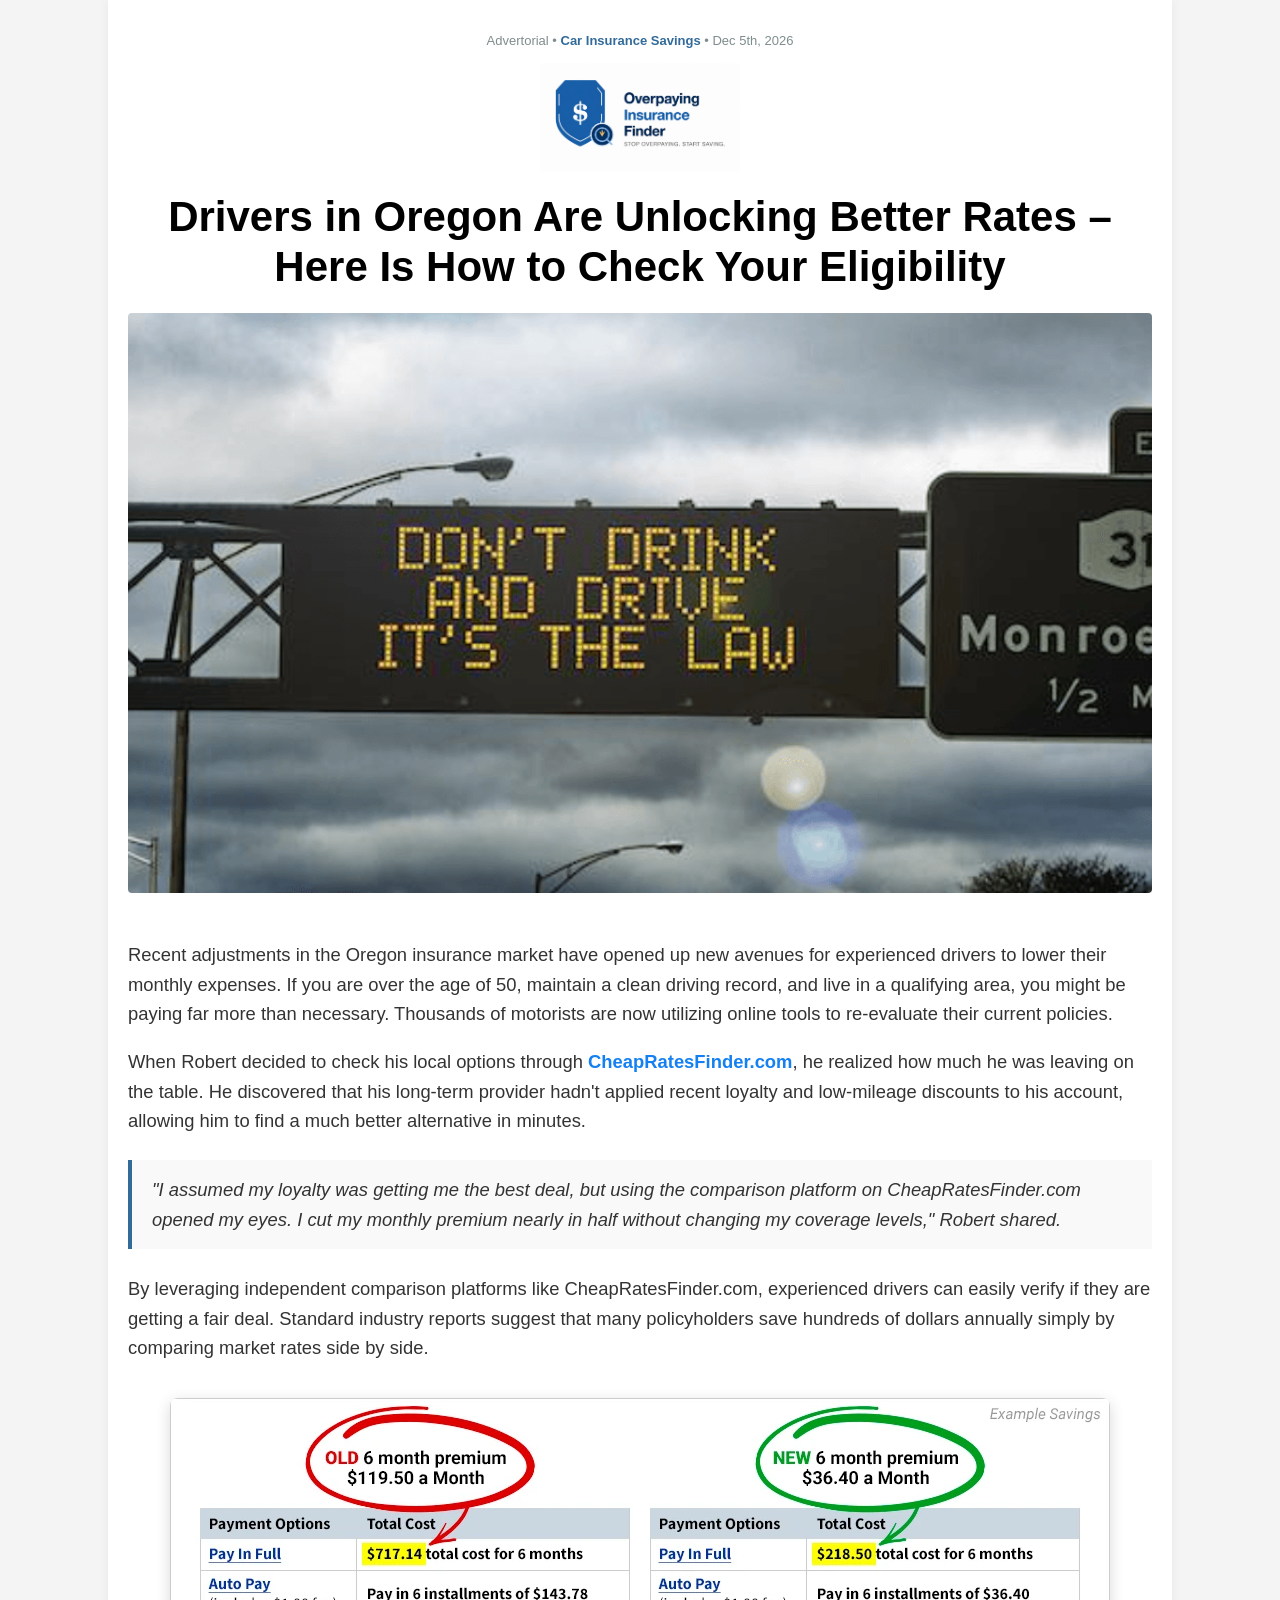
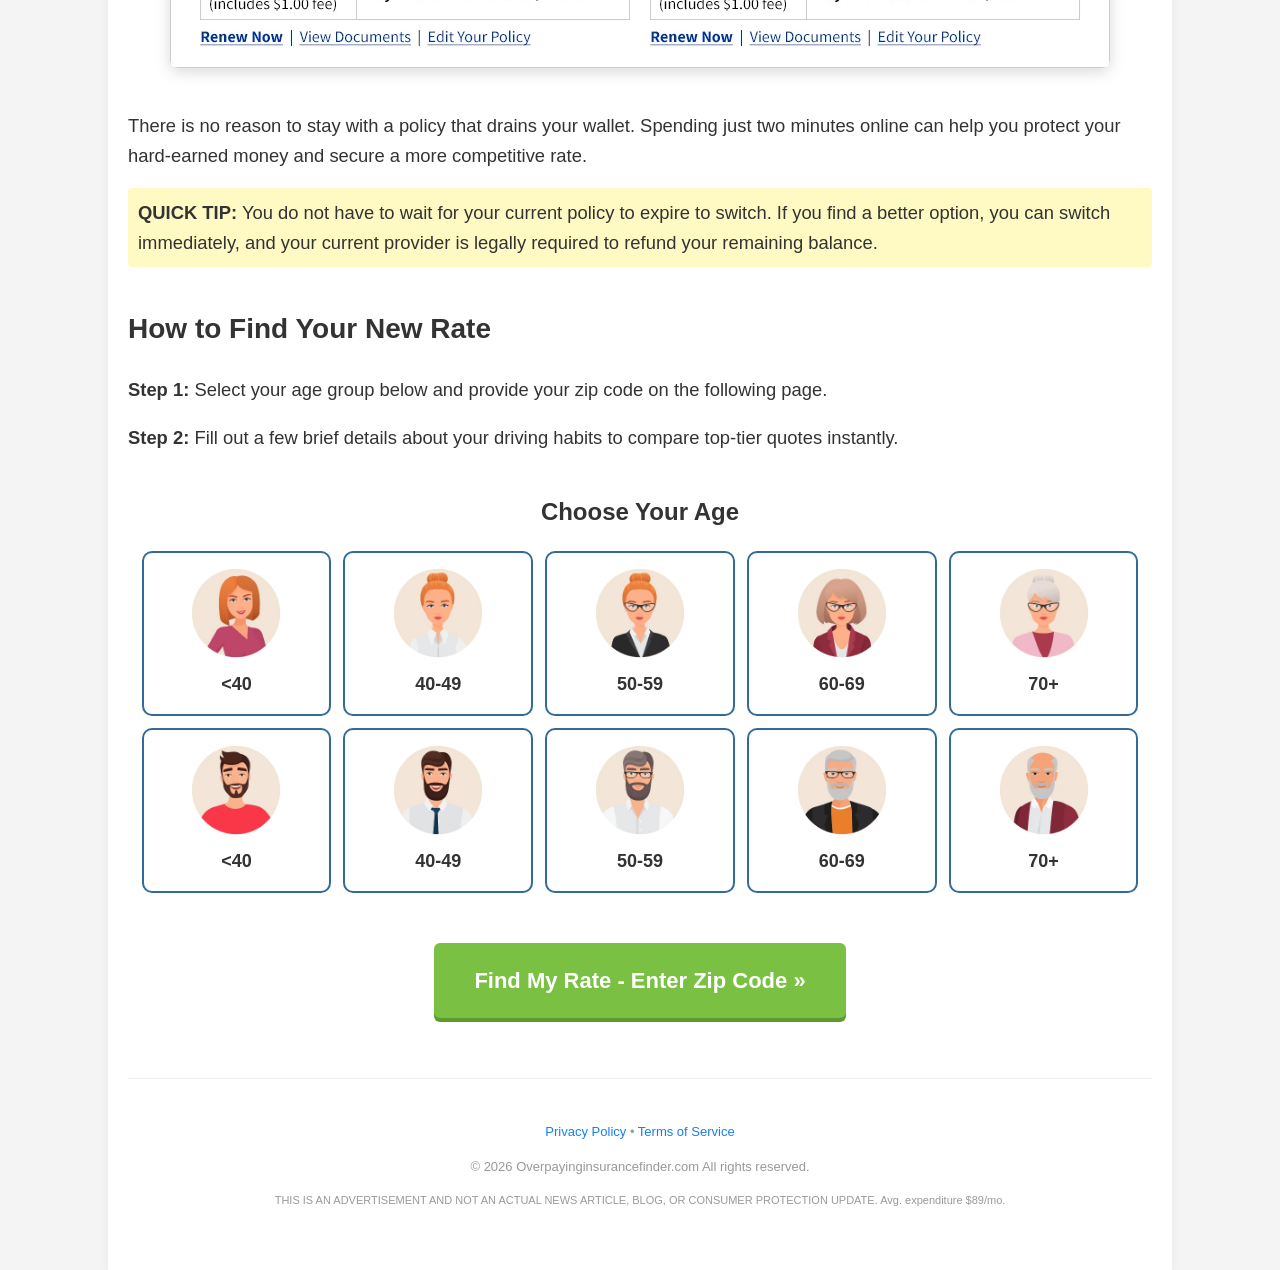
<file: index.html>
<!DOCTYPE html>
<html lang="en">
<head>
    <!-- Google Tag Manager -->
    <script>(function(w,d,s,l,i){w[l]=w[l]||[];w[l].push({'gtm.start':
    new Date().getTime(),event:'gtm.js'});var f=d.getElementsByTagName(s)[0],
    j=d.createElement(s),dl=l!='dataLayer'?'&l='+l:'';j.async=true;j.src=
    'https://www.googletagmanager.com/gtm.js?id='+i+dl;f.parentNode.insertBefore(j,f);
    })(window,document,'script','dataLayer','GTM-5XCNKKRF');</script>
    <!-- End Google Tag Manager -->

    <meta charset="utf-8" />
    <meta name="viewport" content="width=device-width, initial-scale=1" />
    <title>The Secret to Lowering Your Auto Insurance Premiums | Overpaying Insurance Finder</title>
    
    <link rel="stylesheet" href="css/style.css" />
    
    <link href="images/Gemini_Generated_Image_tmdzixtmdzixtmdz.png" rel="icon" type="image/png" />
</head>
<body>
    <!-- Google Tag Manager (noscript) -->
    <noscript><iframe src="https://www.googletagmanager.com/ns.html?id=GTM-5XCNKKRF"
    height="0" width="0" style="display:none;visibility:hidden"></iframe></noscript>
    <!-- End Google Tag Manager (noscript) -->

  <div class="container" style="max-width: 64rem; margin: 0 auto; padding: 20px; font-family: sans-serif;">
    
    <div style="text-align: center; margin-bottom: 20px;">
        <p style="font-size: 13px; color: #7f8c8d;">Advertorial • <b style="color: #326b9a;">Car Insurance Savings</b> • <span id="current-date">Sep 12th, 2025</span></p>
        <div style="display: flex; justify-content: center; margin: 15px 0;">
            <img src="images/Overpayinginsurancefinder_logo_finel.png" alt="Logo" width="200" style="height: auto;"/>
        </div>
        <h1 style="font-size: 42px; line-height: 1.2; font-weight: bold; margin: 20px 0;">
            Drivers in Oregon Are Unlocking Better Rates – Here Is How to Check Your Eligibility
        </h1>
    </div>

    <img src="images/202407172012037490_insbenefits.webp" style="width: 100%; border-radius: 4px; margin-bottom: 25px;">

    <div class="maintexts" style="font-size: 1.15rem; line-height: 1.6; color: #333;">
        <p>
            Recent adjustments in the Oregon insurance market have opened up new avenues for experienced drivers to lower their monthly expenses. If you are over the age of 50, maintain a clean driving record, and live in a qualifying area, you might be paying far more than necessary. Thousands of motorists are now utilizing online tools to re-evaluate their current policies.
        </p>

        <p>
            When Robert decided to check his local options through <b><a href="https://t.zapupdate.com/aff_c?offer_id=890&aff_id=1829&aff_sub=11" target="_blank" style="color: #1580f2; text-decoration: none;">CheapRatesFinder.com</a></b>, he realized how much he was leaving on the table. He discovered that his long-term provider hadn't applied recent loyalty and low-mileage discounts to his account, allowing him to find a much better alternative in minutes.
        </p>

        <blockquote style="background: #f9f9f9; border-left: 4px solid #326b9a; padding: 15px 20px; margin: 25px 0; font-style: italic;">
            "I assumed my loyalty was getting me the best deal, but using the comparison platform on CheapRatesFinder.com opened my eyes. I cut my monthly premium nearly in half without changing my coverage levels," Robert shared.
        </blockquote>

        <p>
            By leveraging independent comparison platforms like CheapRatesFinder.com, experienced drivers can easily verify if they are getting a fair deal. Standard industry reports suggest that many policyholders save hundreds of dollars annually simply by comparing market rates side by side.
        </p>

        <div style="text-align: center; margin: 35px 0;">
            <img src="images/202403061903076180_beforeafterautobill.webp" alt="Before After Bill" style="max-width: 100%; border-radius: 8px; box-shadow: 0 4px 15px rgba(0,0,0,0.15);">
        </div>

        <p>
            There is no reason to stay with a policy that drains your wallet. Spending just two minutes online can help you protect your hard-earned money and secure a more competitive rate.
        </p>

        <p style="background-color: #fff9c4; padding: 10px; border-radius: 4px;">
            <b>QUICK TIP:</b> You do not have to wait for your current policy to expire to switch. If you find a better option, you can switch immediately, and your current provider is legally required to refund your remaining balance.
        </p>

        <h2 style="font-size: 28px; font-weight: bold; margin-top: 40px;">How to Find Your New Rate</h2>
        <p><b>Step 1:</b> Select your age group below and provide your zip code on the following page.</p>
        <p><b>Step 2:</b> Fill out a few brief details about your driving habits to compare top-tier quotes instantly.</p>

        <h3 style="text-align: center; font-size: 24px; margin: 40px 0 20px;">Choose Your Age</h3>

        <div class="BoxuiGrid-container">
            <a class="age-card" href="https://t.zapupdate.com/aff_c?offer_id=890&aff_id=1829&aff_sub=11" target="_blank"><img src="images/202506191531289360_s40-w.webp"><span><40</span></a>
            <a class="age-card" href="https://t.zapupdate.com/aff_c?offer_id=890&aff_id=1829&aff_sub=11" target="_blank"><img src="images/202506191531151730_s50-w.webp"><span>40-49</span></a>
            <a class="age-card" href="https://t.zapupdate.com/aff_c?offer_id=890&aff_id=1829&aff_sub=11" target="_blank"><img src="images/202506191531081110_s60-w.webp"><span>50-59</span></a>
            <a class="age-card" href="https://t.zapupdate.com/aff_c?offer_id=890&aff_id=1829&aff_sub=11" target="_blank"><img src="images/202506191530462190_s60-70-w.webp"><span>60-69</span></a>
            <a class="age-card" href="https://t.zapupdate.com/aff_c?offer_id=890&aff_id=1829&aff_sub=11" target="_blank"><img src="images/202506191530114870_s70w.webp"><span>70+</span></a>
            
            <a class="age-card" href="https://t.zapupdate.com/aff_c?offer_id=890&aff_id=1829&aff_sub=11" target="_blank"><img src="images/202506191629417830_s40-m.webp"><span><40</span></a>
            <a class="age-card" href="https://t.zapupdate.com/aff_c?offer_id=890&aff_id=1829&aff_sub=11" target="_blank"><img src="images/202506191629388050_s40-50-m.webp"><span>40-49</span></a>
            <a class="age-card" href="https://t.zapupdate.com/aff_c?offer_id=890&aff_id=1829&aff_sub=11" target="_blank"><img src="images/202506191629335720_s50-60-m.webp"><span>50-59</span></a>
            <a class="age-card" href="https://t.zapupdate.com/aff_c?offer_id=890&aff_id=1829&aff_sub=11" target="_blank"><img src="images/202506191629306840_s60-70-m.webp"><span>60-69</span></a>
            <a class="age-card" href="https://t.zapupdate.com/aff_c?offer_id=890&aff_id=1829&aff_sub=11" target="_blank"><img src="images/202506191629240200_s70m.webp"><span>70+</span></a>
        </div>

        <div style="text-align: center; margin: 50px 0;">
            <a href="https://t.zapupdate.com/aff_c?offer_id=890&aff_id=1829&aff_sub=11" target="_blank" class="cta-button">Find My Rate - Enter Zip Code »</a>
        </div>

    <footer style="margin-top: 60px; padding: 30px 0; border-top: 1px solid #eee; text-align: center; font-size: 13px; color: #999;">
        <p>
            <a href="privacy.html" style="color: #1580f2; text-decoration: none;">Privacy Policy</a> • 
            <a href="terms.html" style="color: #1580f2; text-decoration: none;">Terms of Service</a>
        </p>
        <p style="margin: 15px 0;">© 2026 Overpayinginsurancefinder.com All rights reserved.</p>
        
        <p style="font-size: 11px; line-height: 1.4;">THIS IS AN ADVERTISEMENT AND NOT AN ACTUAL NEWS ARTICLE, BLOG, OR CONSUMER PROTECTION UPDATE. Avg. expenditure $89/mo.</p>
    </footer>

  <script>
    document.addEventListener('DOMContentLoaded', function() {
        const now = new Date();
        const months = ['Jan', 'Feb', 'Mar', 'Apr', 'May', 'Jun', 'Jul', 'Aug', 'Sep', 'Oct', 'Nov', 'Dec'];
        document.getElementById('current-date').textContent = months[now.getMonth()] + ' ' + now.getDate() + 'th, ' + now.getFullYear();
    });
  </script>
</body>
</html>
</file>
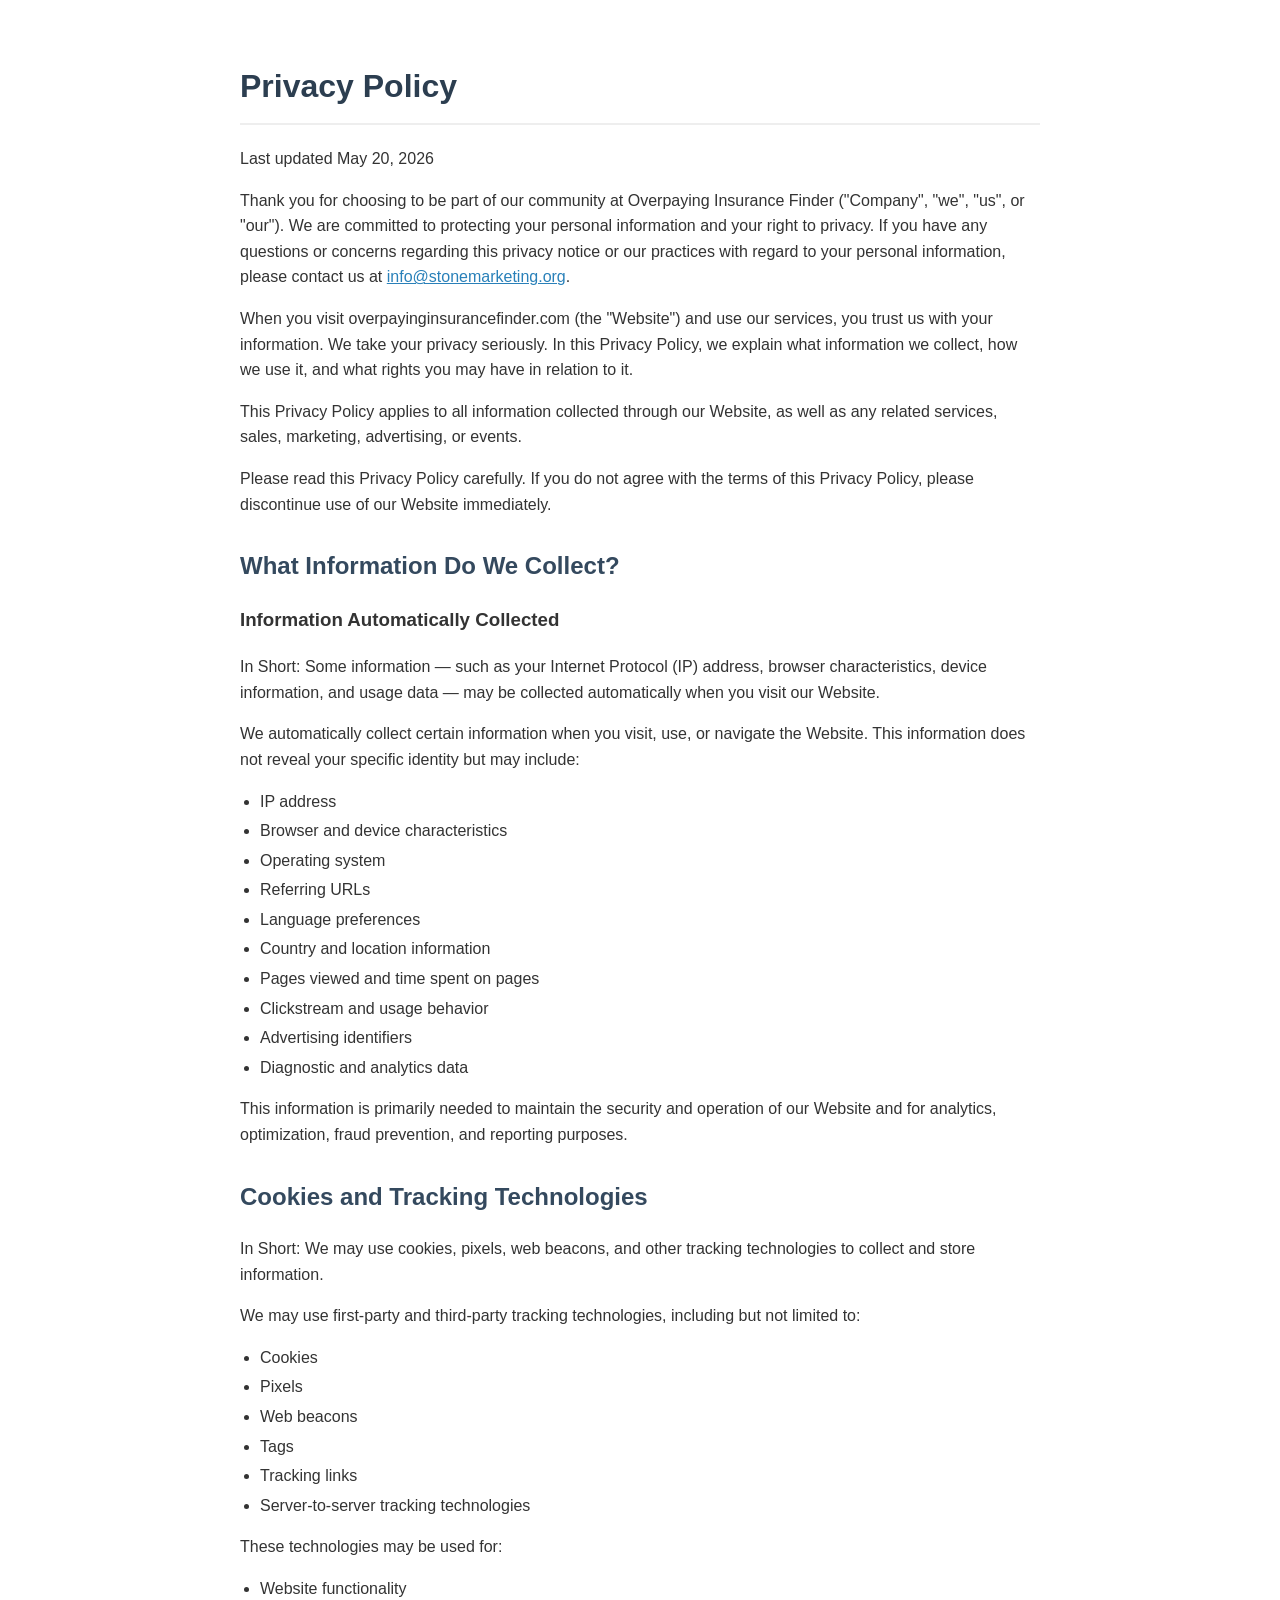
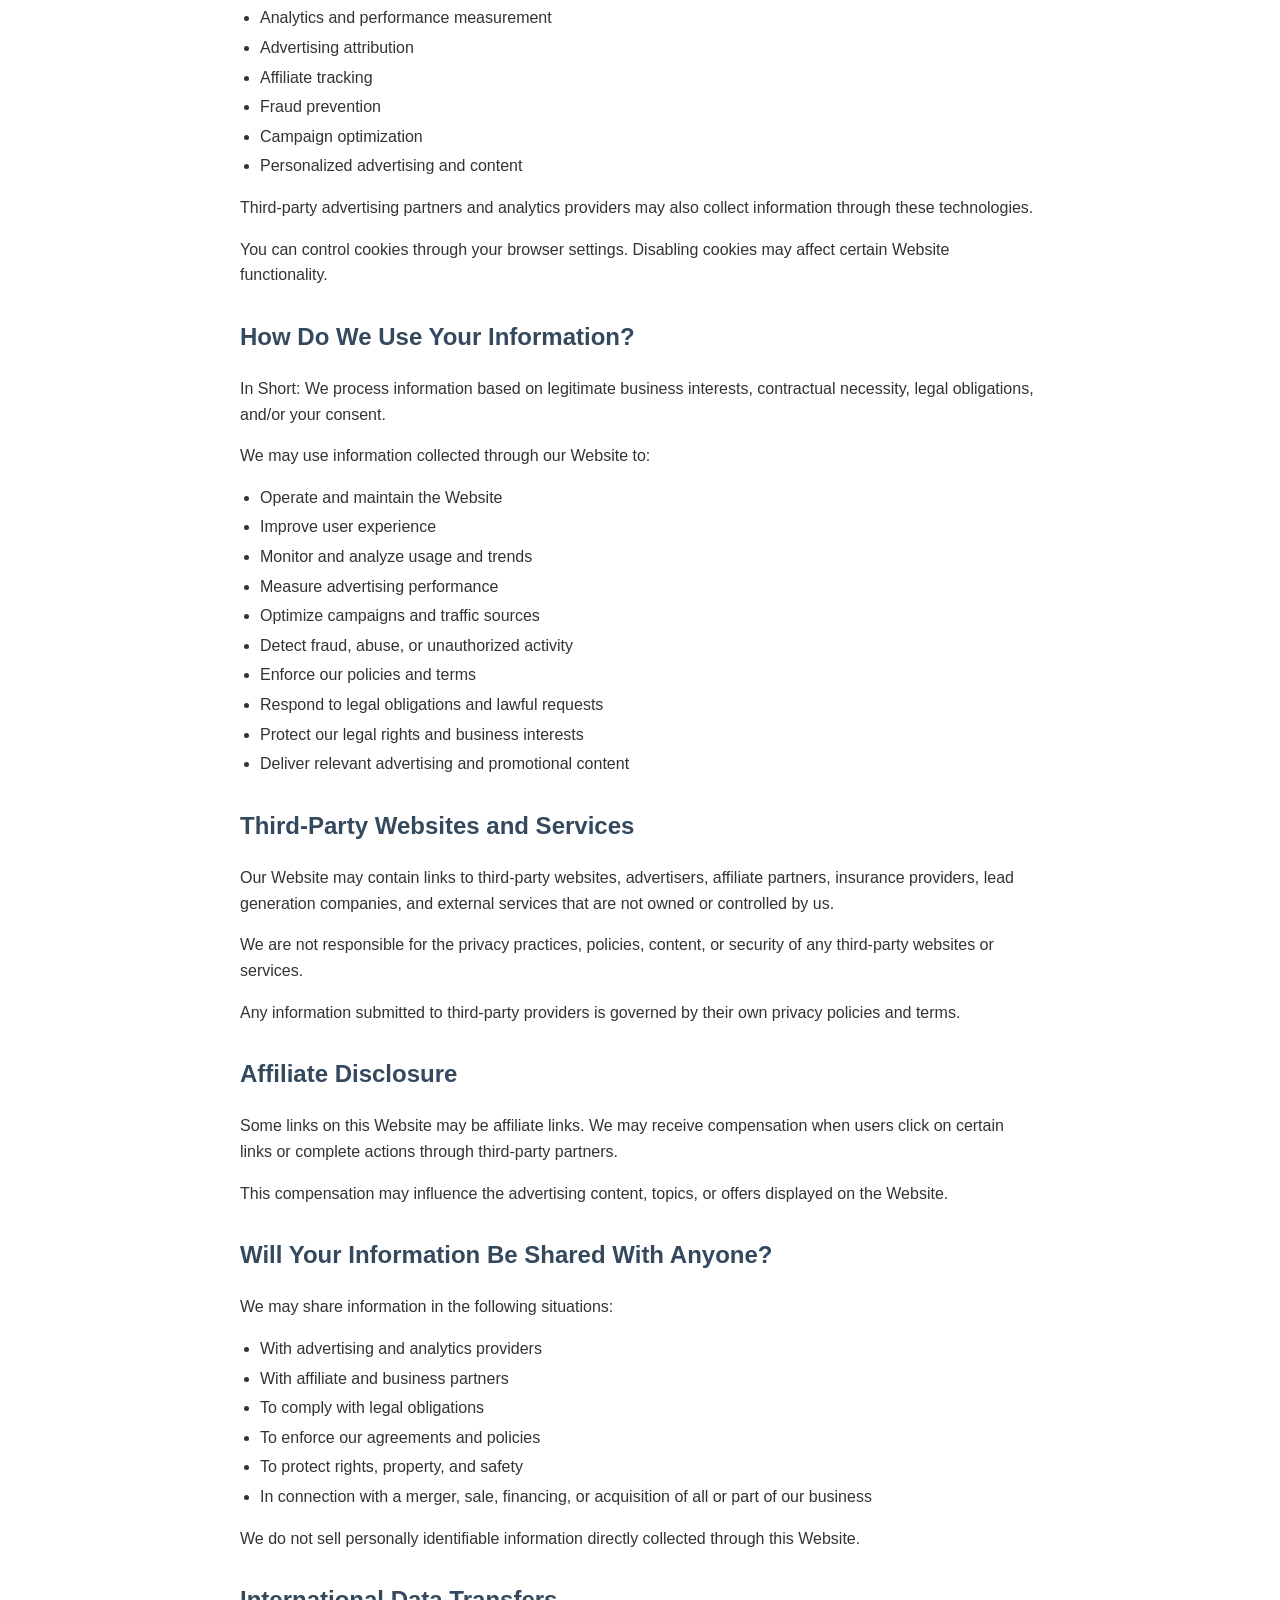
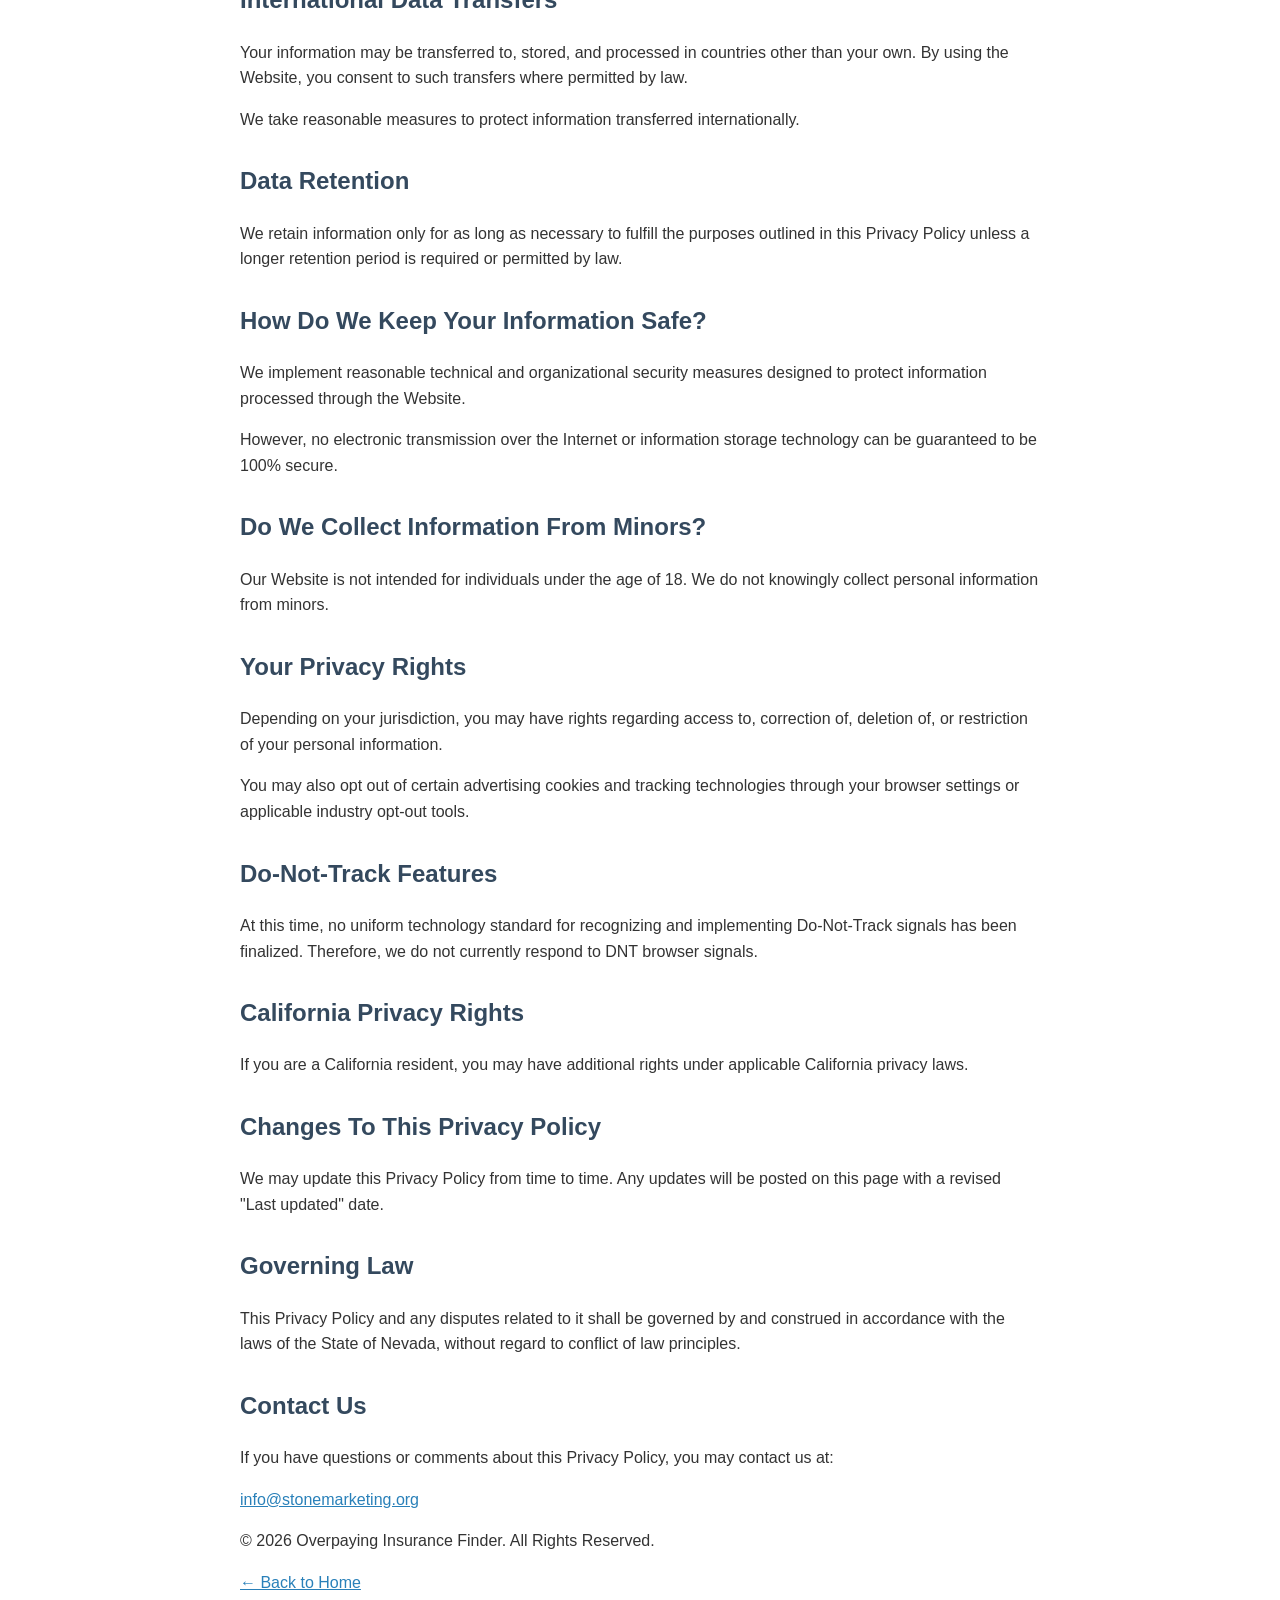
<file: privacy.html>
<!DOCTYPE html>
<html lang="en">
<head>
    <meta charset="UTF-8">
    <meta name="viewport" content="width=device-width, initial-scale=1.0">
    <title>Privacy Policy | Overpaying Insurance Finder</title>
    <style>
        body { font-family: -apple-system, sans-serif; line-height: 1.6; color: #333; max-width: 800px; margin: 0 auto; padding: 40px 20px; }
        h1 { color: #2c3e50; border-bottom: 2px solid #eee; padding-bottom: 10px; }
        h2 { margin-top: 30px; color: #34495e; }
        ul { padding-left: 20px; }
        li { margin-bottom: 4px; }
        a { color: #2980b9; }
    </style>
</head>
<body>
    <h1>Privacy Policy</h1>
    <p>Last updated May 20, 2026</p>

    <p>Thank you for choosing to be part of our community at Overpaying Insurance Finder ("Company", "we", "us", or "our"). We are committed to protecting your personal information and your right to privacy. If you have any questions or concerns regarding this privacy notice or our practices with regard to your personal information, please contact us at <a href="mailto:info@stonemarketing.org">info@stonemarketing.org</a>.</p>

    <p>When you visit overpayinginsurancefinder.com (the "Website") and use our services, you trust us with your information. We take your privacy seriously. In this Privacy Policy, we explain what information we collect, how we use it, and what rights you may have in relation to it.</p>

    <p>This Privacy Policy applies to all information collected through our Website, as well as any related services, sales, marketing, advertising, or events.</p>

    <p>Please read this Privacy Policy carefully. If you do not agree with the terms of this Privacy Policy, please discontinue use of our Website immediately.</p>

    <h2>What Information Do We Collect?</h2>
    <h3>Information Automatically Collected</h3>
    <p>In Short: Some information — such as your Internet Protocol (IP) address, browser characteristics, device information, and usage data — may be collected automatically when you visit our Website.</p>
    <p>We automatically collect certain information when you visit, use, or navigate the Website. This information does not reveal your specific identity but may include:</p>
    <ul>
        <li>IP address</li>
        <li>Browser and device characteristics</li>
        <li>Operating system</li>
        <li>Referring URLs</li>
        <li>Language preferences</li>
        <li>Country and location information</li>
        <li>Pages viewed and time spent on pages</li>
        <li>Clickstream and usage behavior</li>
        <li>Advertising identifiers</li>
        <li>Diagnostic and analytics data</li>
    </ul>
    <p>This information is primarily needed to maintain the security and operation of our Website and for analytics, optimization, fraud prevention, and reporting purposes.</p>

    <h2>Cookies and Tracking Technologies</h2>
    <p>In Short: We may use cookies, pixels, web beacons, and other tracking technologies to collect and store information.</p>
    <p>We may use first-party and third-party tracking technologies, including but not limited to:</p>
    <ul>
        <li>Cookies</li>
        <li>Pixels</li>
        <li>Web beacons</li>
        <li>Tags</li>
        <li>Tracking links</li>
        <li>Server-to-server tracking technologies</li>
    </ul>
    <p>These technologies may be used for:</p>
    <ul>
        <li>Website functionality</li>
        <li>Analytics and performance measurement</li>
        <li>Advertising attribution</li>
        <li>Affiliate tracking</li>
        <li>Fraud prevention</li>
        <li>Campaign optimization</li>
        <li>Personalized advertising and content</li>
    </ul>
    <p>Third-party advertising partners and analytics providers may also collect information through these technologies.</p>
    <p>You can control cookies through your browser settings. Disabling cookies may affect certain Website functionality.</p>

    <h2>How Do We Use Your Information?</h2>
    <p>In Short: We process information based on legitimate business interests, contractual necessity, legal obligations, and/or your consent.</p>
    <p>We may use information collected through our Website to:</p>
    <ul>
        <li>Operate and maintain the Website</li>
        <li>Improve user experience</li>
        <li>Monitor and analyze usage and trends</li>
        <li>Measure advertising performance</li>
        <li>Optimize campaigns and traffic sources</li>
        <li>Detect fraud, abuse, or unauthorized activity</li>
        <li>Enforce our policies and terms</li>
        <li>Respond to legal obligations and lawful requests</li>
        <li>Protect our legal rights and business interests</li>
        <li>Deliver relevant advertising and promotional content</li>
    </ul>

    <h2>Third-Party Websites and Services</h2>
    <p>Our Website may contain links to third-party websites, advertisers, affiliate partners, insurance providers, lead generation companies, and external services that are not owned or controlled by us.</p>
    <p>We are not responsible for the privacy practices, policies, content, or security of any third-party websites or services.</p>
    <p>Any information submitted to third-party providers is governed by their own privacy policies and terms.</p>

    <h2>Affiliate Disclosure</h2>
    <p>Some links on this Website may be affiliate links. We may receive compensation when users click on certain links or complete actions through third-party partners.</p>
    <p>This compensation may influence the advertising content, topics, or offers displayed on the Website.</p>

    <h2>Will Your Information Be Shared With Anyone?</h2>
    <p>We may share information in the following situations:</p>
    <ul>
        <li>With advertising and analytics providers</li>
        <li>With affiliate and business partners</li>
        <li>To comply with legal obligations</li>
        <li>To enforce our agreements and policies</li>
        <li>To protect rights, property, and safety</li>
        <li>In connection with a merger, sale, financing, or acquisition of all or part of our business</li>
    </ul>
    <p>We do not sell personally identifiable information directly collected through this Website.</p>

    <h2>International Data Transfers</h2>
    <p>Your information may be transferred to, stored, and processed in countries other than your own. By using the Website, you consent to such transfers where permitted by law.</p>
    <p>We take reasonable measures to protect information transferred internationally.</p>

    <h2>Data Retention</h2>
    <p>We retain information only for as long as necessary to fulfill the purposes outlined in this Privacy Policy unless a longer retention period is required or permitted by law.</p>

    <h2>How Do We Keep Your Information Safe?</h2>
    <p>We implement reasonable technical and organizational security measures designed to protect information processed through the Website.</p>
    <p>However, no electronic transmission over the Internet or information storage technology can be guaranteed to be 100% secure.</p>

    <h2>Do We Collect Information From Minors?</h2>
    <p>Our Website is not intended for individuals under the age of 18. We do not knowingly collect personal information from minors.</p>

    <h2>Your Privacy Rights</h2>
    <p>Depending on your jurisdiction, you may have rights regarding access to, correction of, deletion of, or restriction of your personal information.</p>
    <p>You may also opt out of certain advertising cookies and tracking technologies through your browser settings or applicable industry opt-out tools.</p>

    <h2>Do-Not-Track Features</h2>
    <p>At this time, no uniform technology standard for recognizing and implementing Do-Not-Track signals has been finalized. Therefore, we do not currently respond to DNT browser signals.</p>

    <h2>California Privacy Rights</h2>
    <p>If you are a California resident, you may have additional rights under applicable California privacy laws.</p>

    <h2>Changes To This Privacy Policy</h2>
    <p>We may update this Privacy Policy from time to time. Any updates will be posted on this page with a revised "Last updated" date.</p>

    <h2>Governing Law</h2>
    <p>This Privacy Policy and any disputes related to it shall be governed by and construed in accordance with the laws of the State of Nevada, without regard to conflict of law principles.</p>

    <h2>Contact Us</h2>
    <p>If you have questions or comments about this Privacy Policy, you may contact us at:</p>
    <p><a href="mailto:info@stonemarketing.org">info@stonemarketing.org</a></p>

    <p>© 2026 Overpaying Insurance Finder. All Rights Reserved.</p>

    <p><a href="index.html">← Back to Home</a>
</body>
</html>
</file>
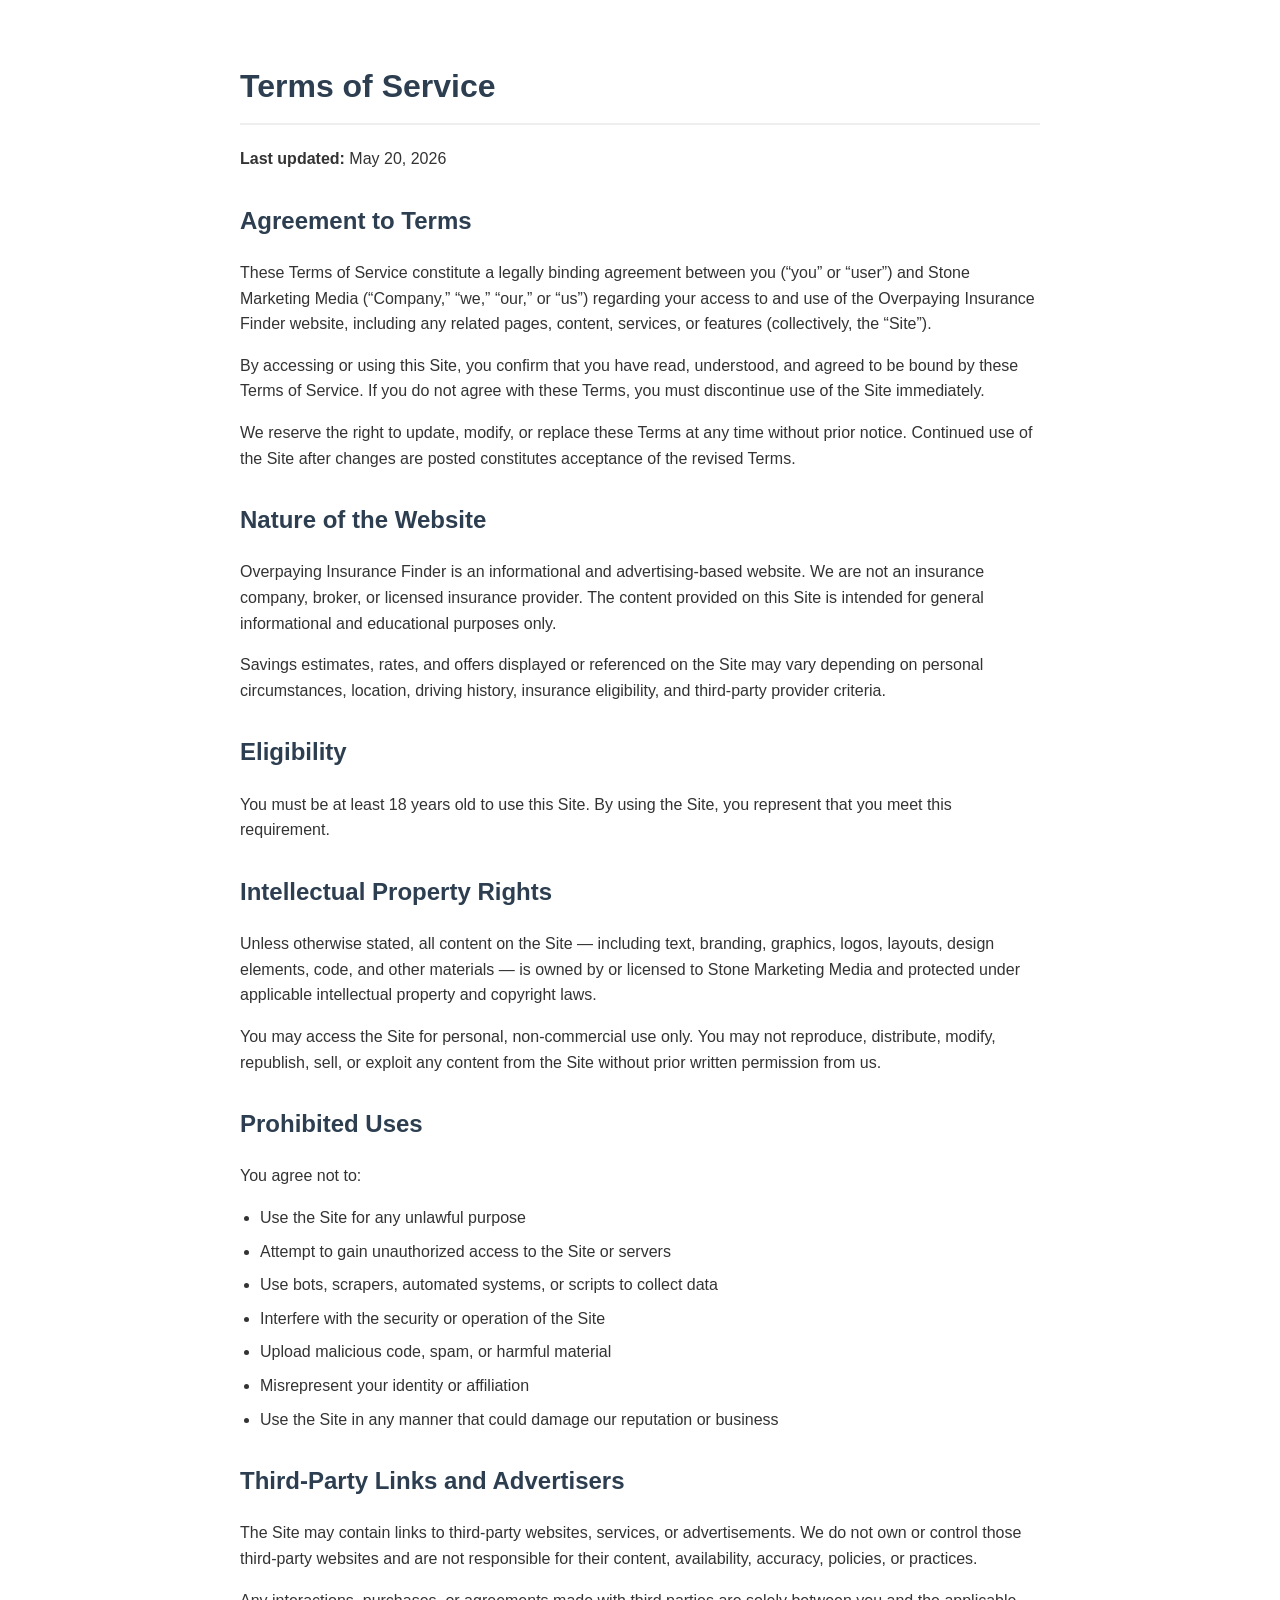
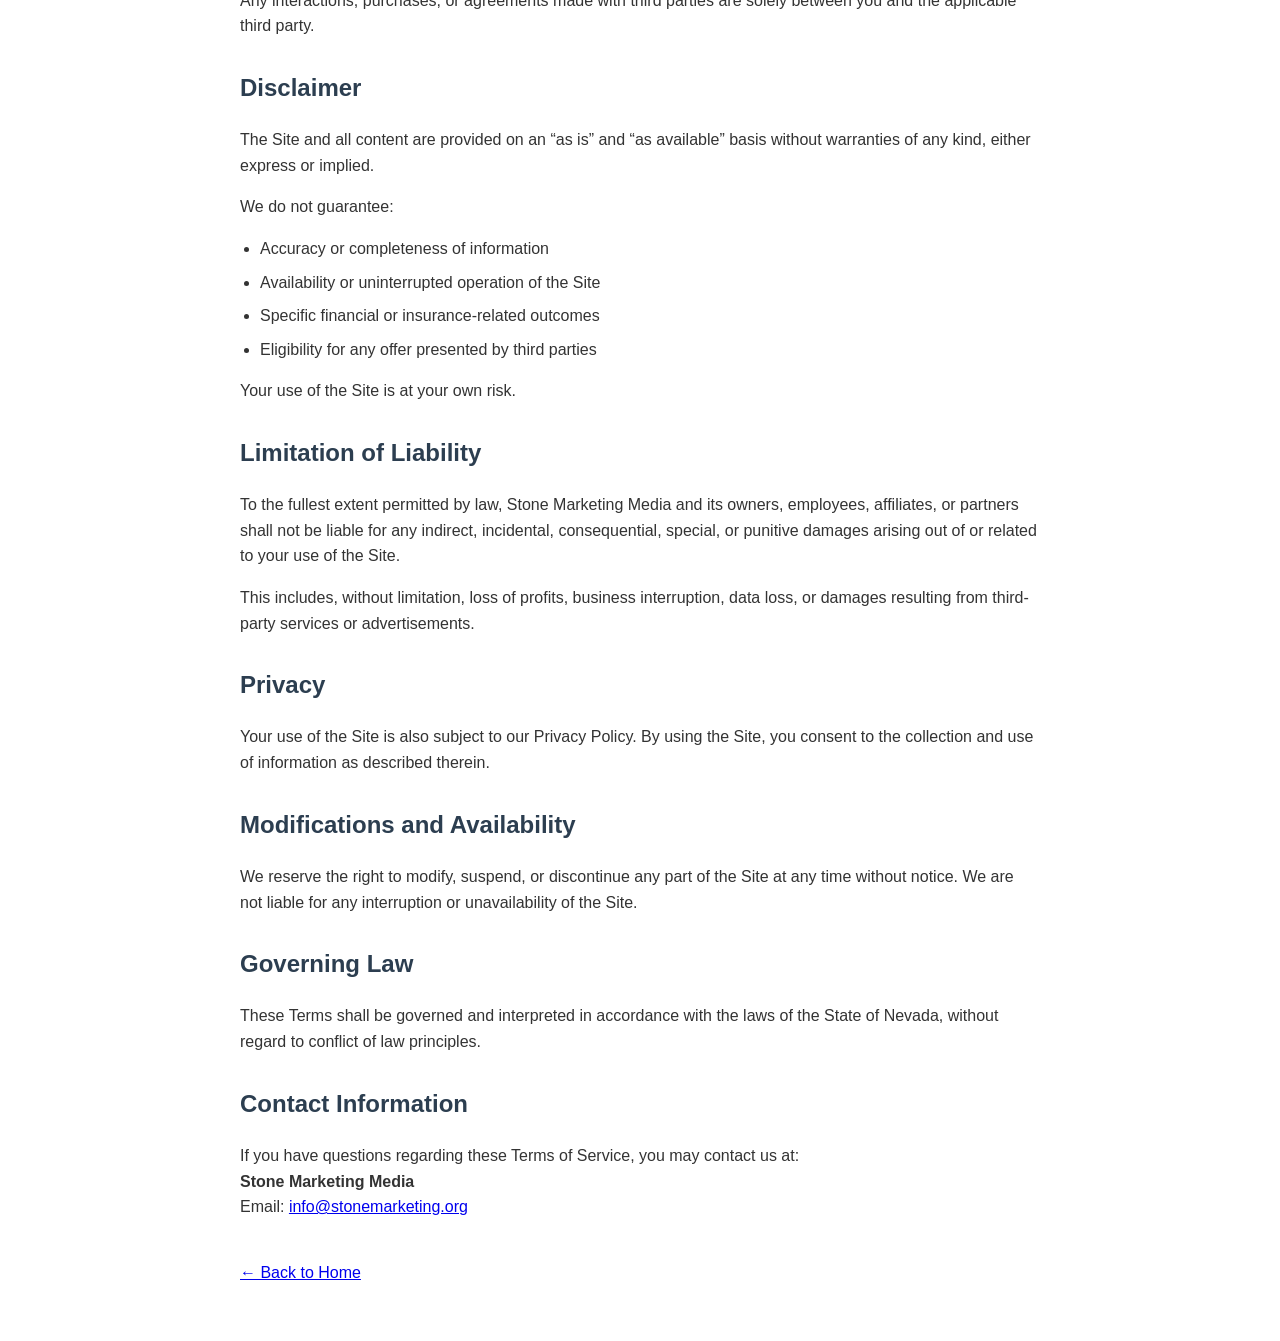
<file: terms.html>
<!DOCTYPE html>
<html lang="en">
<head>
    <meta charset="UTF-8">
    <meta name="viewport" content="width=device-width, initial-scale=1.0">
    <title>Terms of Service | Overpaying Insurance Finder</title>
    <style>
        body { font-family: -apple-system, sans-serif; line-height: 1.6; color: #333; max-width: 800px; margin: 0 auto; padding: 40px 20px; }
        h1 { color: #2c3e50; border-bottom: 2px solid #eee; padding-bottom: 10px; }
        h2 { color: #2c3e50; margin-top: 30px; }
        ul { padding-left: 20px; }
        li { margin-bottom: 8px; }
    </style>
</head>
<body>
    <h1>Terms of Service</h1>
    <p><strong>Last updated:</strong> May 20, 2026</p>

    <h2>Agreement to Terms</h2>
    <p>These Terms of Service constitute a legally binding agreement between you (“you” or “user”) and Stone Marketing Media (“Company,” “we,” “our,” or “us”) regarding your access to and use of the Overpaying Insurance Finder website, including any related pages, content, services, or features (collectively, the “Site”).</p>
    <p>By accessing or using this Site, you confirm that you have read, understood, and agreed to be bound by these Terms of Service. If you do not agree with these Terms, you must discontinue use of the Site immediately.</p>
    <p>We reserve the right to update, modify, or replace these Terms at any time without prior notice. Continued use of the Site after changes are posted constitutes acceptance of the revised Terms.</p>

    <h2>Nature of the Website</h2>
    <p>Overpaying Insurance Finder is an informational and advertising-based website. We are not an insurance company, broker, or licensed insurance provider. The content provided on this Site is intended for general informational and educational purposes only.</p>
    <p>Savings estimates, rates, and offers displayed or referenced on the Site may vary depending on personal circumstances, location, driving history, insurance eligibility, and third-party provider criteria.</p>

    <h2>Eligibility</h2>
    <p>You must be at least 18 years old to use this Site. By using the Site, you represent that you meet this requirement.</p>

    <h2>Intellectual Property Rights</h2>
    <p>Unless otherwise stated, all content on the Site — including text, branding, graphics, logos, layouts, design elements, code, and other materials — is owned by or licensed to Stone Marketing Media and protected under applicable intellectual property and copyright laws.</p>
    <p>You may access the Site for personal, non-commercial use only. You may not reproduce, distribute, modify, republish, sell, or exploit any content from the Site without prior written permission from us.</p>

    <h2>Prohibited Uses</h2>
    <p>You agree not to:</p>
    <ul>
        <li>Use the Site for any unlawful purpose</li>
        <li>Attempt to gain unauthorized access to the Site or servers</li>
        <li>Use bots, scrapers, automated systems, or scripts to collect data</li>
        <li>Interfere with the security or operation of the Site</li>
        <li>Upload malicious code, spam, or harmful material</li>
        <li>Misrepresent your identity or affiliation</li>
        <li>Use the Site in any manner that could damage our reputation or business</li>
    </ul>

    <h2>Third-Party Links and Advertisers</h2>
    <p>The Site may contain links to third-party websites, services, or advertisements. We do not own or control those third-party websites and are not responsible for their content, availability, accuracy, policies, or practices.</p>
    <p>Any interactions, purchases, or agreements made with third parties are solely between you and the applicable third party.</p>

    <h2>Disclaimer</h2>
    <p>The Site and all content are provided on an “as is” and “as available” basis without warranties of any kind, either express or implied.</p>
    <p>We do not guarantee:</p>
    <ul>
        <li>Accuracy or completeness of information</li>
        <li>Availability or uninterrupted operation of the Site</li>
        <li>Specific financial or insurance-related outcomes</li>
        <li>Eligibility for any offer presented by third parties</li>
    </ul>
    <p>Your use of the Site is at your own risk.</p>

    <h2>Limitation of Liability</h2>
    <p>To the fullest extent permitted by law, Stone Marketing Media and its owners, employees, affiliates, or partners shall not be liable for any indirect, incidental, consequential, special, or punitive damages arising out of or related to your use of the Site.</p>
    <p>This includes, without limitation, loss of profits, business interruption, data loss, or damages resulting from third-party services or advertisements.</p>

    <h2>Privacy</h2>
    <p>Your use of the Site is also subject to our Privacy Policy. By using the Site, you consent to the collection and use of information as described therein.</p>

    <h2>Modifications and Availability</h2>
    <p>We reserve the right to modify, suspend, or discontinue any part of the Site at any time without notice. We are not liable for any interruption or unavailability of the Site.</p>

    <h2>Governing Law</h2>
    <p>These Terms shall be governed and interpreted in accordance with the laws of the State of Nevada, without regard to conflict of law principles.</p>

    <h2>Contact Information</h2>
    <p>If you have questions regarding these Terms of Service, you may contact us at:<br>
    <strong>Stone Marketing Media</strong><br>
    Email: <a href="mailto:info@stonemarketing.org">info@stonemarketing.org</a></p>

    <p style="margin-top: 40px;"><a href="index.html">← Back to Home</a></p>
</body>
</html>
</file>
<file: css/style.css>
/* הגדרות כלליות */
body {
    background-color: #f4f4f4;
    margin: 0;
    padding: 0;
}

.container {
    background-color: #fff;
    box-shadow: 0 0 10px rgba(0,0,0,0.05);
}

/* גריד הכפתורים - 5 בשורה */
.BoxuiGrid-container {
    display: flex;
    flex-wrap: wrap;
    justify-content: center;
    gap: 12px;
    margin: 20px auto;
}

/* עיצוב כרטיס גיל עם מסגרת כחולה */
.age-card {
    display: flex;
    flex-direction: column;
    align-items: center;
    justify-content: center;
    width: calc(20% - 15px); /* בדיוק 5 בשורה */
    min-width: 130px;
    padding: 15px 5px;
    border: 2px solid #326b9a;
    border-radius: 10px;
    text-decoration: none;
    color: #333;
    background: white;
    transition: transform 0.2s, box-shadow 0.2s;
    box-sizing: border-box;
}

.age-card:hover {
    transform: translateY(-3px);
    box-shadow: 0 5px 15px rgba(0,0,0,0.1);
}

.age-card img {
    width: 90px;
    height: 90px;
    border-radius: 50%;
    margin-bottom: 12px;
    object-fit: cover;
}

.age-card span {
    font-weight: bold;
    font-size: 18px;
}

/* כפתור הנעה לפעולה ירוק */
.cta-button {
    background-color: #7ac143;
    color: white;
    padding: 20px 40px;
    text-decoration: none;
    border-radius: 6px;
    font-weight: bold;
    font-size: 22px;
    display: inline-block;
    box-shadow: 0 4px 0 #5e9a30;
}

.cta-button:active {
    transform: translateY(2px);
    box-shadow: 0 2px 0 #5e9a30;
}

/* התאמה לטלפון - 2 בשורה */
@media (max-width: 768px) {
    .age-card {
        width: calc(50% - 12px);
        min-width: 140px;
    }
    
    h1 {
        font-size: 32px !important;
    }
}
</file>
